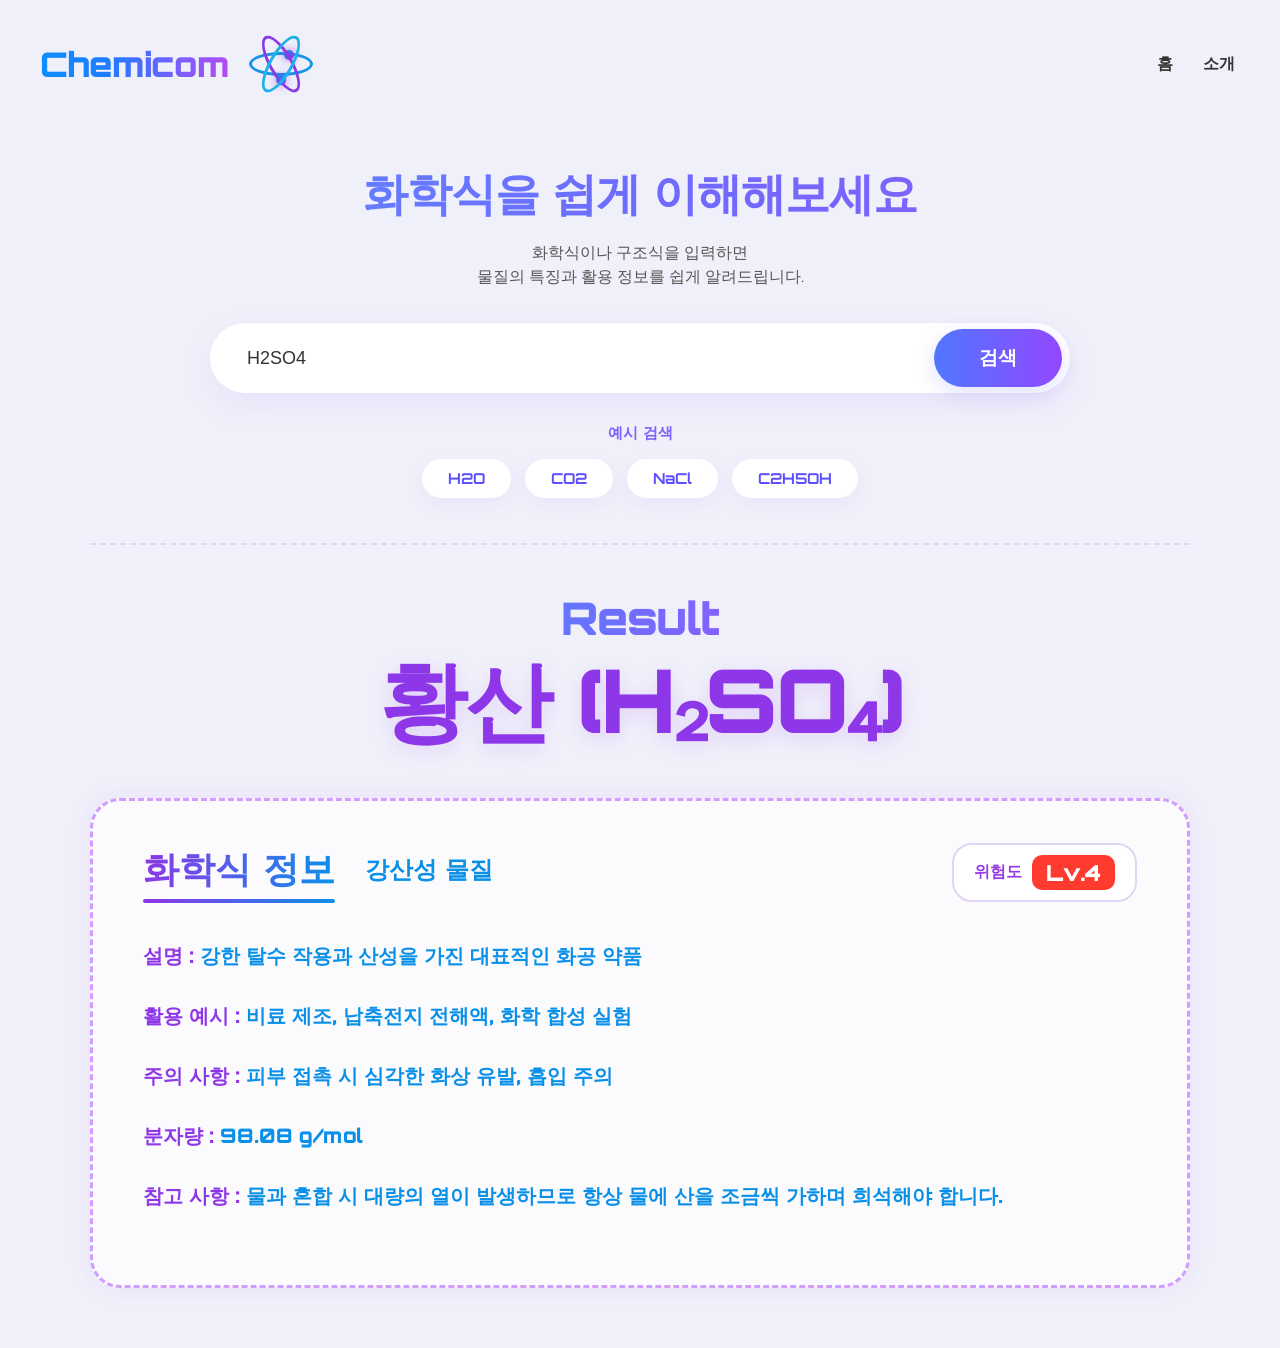
<file: c.mformula.index.html>
<!DOCTYPE html>
<html lang="ko">
<head>
  <meta charset="UTF-8" />
  <meta name="viewport" content="width=device-width, initial-scale=1.0"/>
  <title>Chemicom - 화학식 검색 결과</title>

  <link href="https://fonts.googleapis.com/css2?family=Orbitron:wght@700;900&display=swap" rel="stylesheet">

  <style>
    * { box-sizing: border-box; }

    body {
      margin: 0;
      min-height: 100vh;
      font-family: 'Orbitron', sans-serif;
      background: #f0f0fa;
      overflow-x: hidden;
    }

    .page {
      min-height: 100vh;
      padding: 35px 45px 60px;
      position: relative;
    }

    .top-header {
      position: absolute;
      top: 28px; left: 40px; right: 45px;
      display: flex;
      justify-content: space-between;
      align-items: center;
      z-index: 10;
    }

    .top-logo { display: flex; align-items: center; gap: 16px; }
    .logo-title { margin: 0; line-height: .9; letter-spacing: -1px; }

    .logo-text {
      display: block;
      font-size: 34px; font-weight: 900;
      background: linear-gradient(90deg, #0f8fff 0%, #1d7cff 35%, #6c63ff 68%, #b44cf0 100%);
      -webkit-background-clip: text;
      background-clip: text;
      -webkit-text-fill-color: transparent;
    }

    .atom-logo { position: relative; width: 72px; height: 72px; }

    .orbit {
      position: absolute;
      top: 50%; left: 50%;
      width: 64px; height: 24px;
      border: 3px solid; border-radius: 50%;
      transform: translate(-50%, -50%);
    }

    .orbit1 { border-color: #1695e8; transform: translate(-50%, -50%) rotate(0deg); }
    .orbit2 { border-color: #8c39e8; transform: translate(-50%, -50%) rotate(60deg); }
    .orbit3 { border-color: #1db2ea; transform: translate(-50%, -50%) rotate(-60deg); }

    .electron {
      position: absolute;
      width: 10px; height: 10px; border-radius: 50%;
      background: linear-gradient(135deg, #0a8fe8, #9b31e7);
      box-shadow: 0 0 10px rgba(147,51,234,.8);
    }

    .electron1 { top: -5px; left: 56%; }
    .electron2 { bottom: -4px; right: 18%; }

    .top-nav { display: flex; gap: 30px; }

    .nav-link {
      font-size: 16px; font-weight: 700;
      color: #333; text-decoration: none;
      cursor: pointer; transition: color 0.2s;
    }
    .nav-link:hover { color: #6c63ff; }

    .search-section {
      text-align: center;
      margin-top: 130px;
      margin-bottom: 40px;
    }

    .search-title {
      font-size: 45px;
      font-weight: 900;
      background: linear-gradient(90deg, #5b8fff 0%, #6e6bff 50%, #8b5cf6 100%);
      -webkit-background-clip: text;
      background-clip: text;
      -webkit-text-fill-color: transparent;
      color: transparent;
      margin-bottom: 15px;
      letter-spacing: -1px;
    }

    .search-sub {
      font-size: 16px; color: #555555;
      margin-bottom: 35px; line-height: 1.5;
    }

    .search-box-wrap {
      display: flex; justify-content: center; align-items: center;
      max-width: 860px; margin: 0 auto 30px;
      background: #ffffff;
      padding: 6px 8px 6px 35px;
      border-radius: 50px;
      box-shadow: 0 12px 35px rgba(147,51,234,0.07);
    }

    .search-input {
      flex: 1; border: none;
      font-size: 18px; color: #333;
      outline: none; background: transparent;
    }
    .search-input::placeholder { color: #bcaedc; }

    .search-btn {
      padding: 0 45px; height: 58px;
      border: none; border-radius: 40px;
      background: linear-gradient(90deg, #5177ff, #9247ff);
      color: white; font-size: 19px; font-weight: 900;
      cursor: pointer;
      box-shadow: 0 6px 20px rgba(108,99,255,0.2);
    }

    .tags-label {
      font-size: 15px; font-weight: 700;
      color: #7d5fff; margin-bottom: 16px;
    }

    .tags { display: flex; justify-content: center; gap: 14px; }

    .tag {
      padding: 10px 26px;
      background: #ffffff; border: none;
      border-radius: 30px; font-size: 15px;
      font-weight: 700; color: #5c4eff;
      cursor: pointer;
      box-shadow: 0 6px 20px rgba(147,51,234,0.06);
    }

    .divider {
      width: 1100px; max-width: 95%;
      margin: 45px auto; border: none;
      border-top: 2px dashed #e2d5f3;
    }

    .result-title { text-align: center; margin-bottom: 5px; }

    .result-text {
      display: block;
      font-size: 45px; font-weight: 900; letter-spacing: -1px;
      background: linear-gradient(90deg, #12a8ff 0%, #388fff 25%, #8660ff 58%, #c04dff 100%);
      -webkit-background-clip: text;
      background-clip: text;
      -webkit-text-fill-color: transparent;
    }

    .searched-name {
      text-align: center;
      font-size: 88px; font-weight: 900;
      color: #8e37e8;
      margin: 0 0 50px 0;
      letter-spacing: -2px; line-height: 1.1;
      text-shadow: 0 6px 20px rgba(142,55,232,0.15);
    }

    .content { width: 1100px; max-width: 95%; margin: 0 auto; }

    .card {
      background: rgba(255,255,255,.74);
      border: 3px dashed #d39cff;
      border-radius: 30px;
      box-shadow: 0 0 24px rgba(147,51,234,.08);
      position: relative;
    }

    .formula-card { padding: 45px 50px; width: 100%; }

    .mini-risk-badge {
      position: absolute;
      top: 42px; right: 50px;
      display: flex; align-items: center; gap: 10px;
      background: rgba(255,255,255,0.9);
      padding: 10px 20px; border-radius: 20px;
      border: 2px solid #e2d5f3;
    }

    .risk-label { font-size: 16px; font-weight: 900; color: #9839e9; }

    .risk-level-box {
      font-size: 22px; font-weight: 900;
      color: #fff; background: #ffd60a;
      padding: 4px 14px; border-radius: 10px;
    }

    .formula-head {
      display: flex; align-items: center;
      gap: 30px; margin-bottom: 45px;
    }

    .spark-title {
      position: relative; display: inline-block;
      font-size: 36px; font-weight: 900;
      background: linear-gradient(90deg, #8e37e8, #0b90e8);
      -webkit-background-clip: text;
      background-clip: text;
      -webkit-text-fill-color: transparent;
    }

    .formula-type { font-size: 24px; font-weight: 900; color: #0b90e8; }

    .underline {
      position: absolute; left: 0; bottom: -8px;
      width: 100%; height: 4px; border-radius: 999px;
      background: linear-gradient(90deg, #8e37e8, #0b90e8);
    }

    .info-line {
      margin: 28px 0; font-size: 20px;
      font-weight: 900; line-height: 1.6; color: #8f37e8;
    }
    .info-line span { color: #0a90e8; }
  </style>
</head>

<body>
  <div class="page">
    <header class="top-header">
      <div class="top-logo">
        <h1 class="logo-title"><span class="logo-text">Chemicom</span></h1>
        <div class="atom-logo">
          <div class="orbit orbit1"><div class="electron electron1"></div></div>
          <div class="orbit orbit2"><div class="electron electron2"></div></div>
          <div class="orbit orbit3"></div>
        </div>
      </div>
      <nav class="top-nav">
        <a class="nav-link" href="index.html">홈</a>
        <a class="nav-link" href="about.html">소개</a>
      </nav>
    </header>

    <section class="search-section">
      <div class="search-title">화학식을 쉽게 이해해보세요</div>
      <div class="search-sub">화학식이나 구조식을 입력하면<br>물질의 특징과 활용 정보를 쉽게 알려드립니다.</div>
      <div class="search-box-wrap">
        <input type="text" class="search-input" value="H2SO4" placeholder="H2O, NaCl, C2H5OH 등을 입력하세요">
        <button class="search-btn">검색</button>
      </div>
      <div class="tags-label">예시 검색</div>
      <div class="tags">
        <span class="tag">H2O</span>
        <span class="tag">CO2</span>
        <span class="tag">NaCl</span>
        <span class="tag">C2H5OH</span>
      </div>
    </section>

    <hr class="divider">

    <div class="result-title"><span class="result-text">Result</span></div>
    <div class="searched-name">황산 (H₂SO₄)</div>

    <main class="content">
      <div class="card formula-card">
        <div class="mini-risk-badge">
          <span class="risk-label">위험도</span>
          <span class="risk-level-box" id="riskLevel">Lv.4</span>
        </div>
        <div class="formula-head">
          <div class="spark-title">화학식 정보<div class="underline"></div></div>
          <div class="formula-type">강산성 물질</div>
        </div>
        <p class="info-line">설명 : <span>강한 탈수 작용과 산성을 가진 대표적인 화공 약품</span></p>
        <p class="info-line">활용 예시 : <span>비료 제조, 납축전지 전해액, 화학 합성 실험</span></p>
        <p class="info-line">주의 사항 : <span>피부 접촉 시 심각한 화상 유발, 흡입 주의</span></p>
        <p class="info-line">분자량 : <span>98.08 g/mol</span></p>
        <p class="info-line">참고 사항 : <span>물과 혼합 시 대량의 열이 발생하므로 항상 물에 산을 조금씩 가하며 희석해야 합니다.</span></p>
      </div>
    </main>
  </div>

  <script>
    function applyRiskColor(level) {
      const riskBox = document.getElementById("riskLevel");
      riskBox.textContent = "Lv." + level;
      if (level <= 1) riskBox.style.background = "#30d158";
      else if (level <= 3) riskBox.style.background = "#ffd60a";
      else riskBox.style.background = "#ff3b30";
    }
    applyRiskColor(4);
  </script>
</body>
</html>
</file>
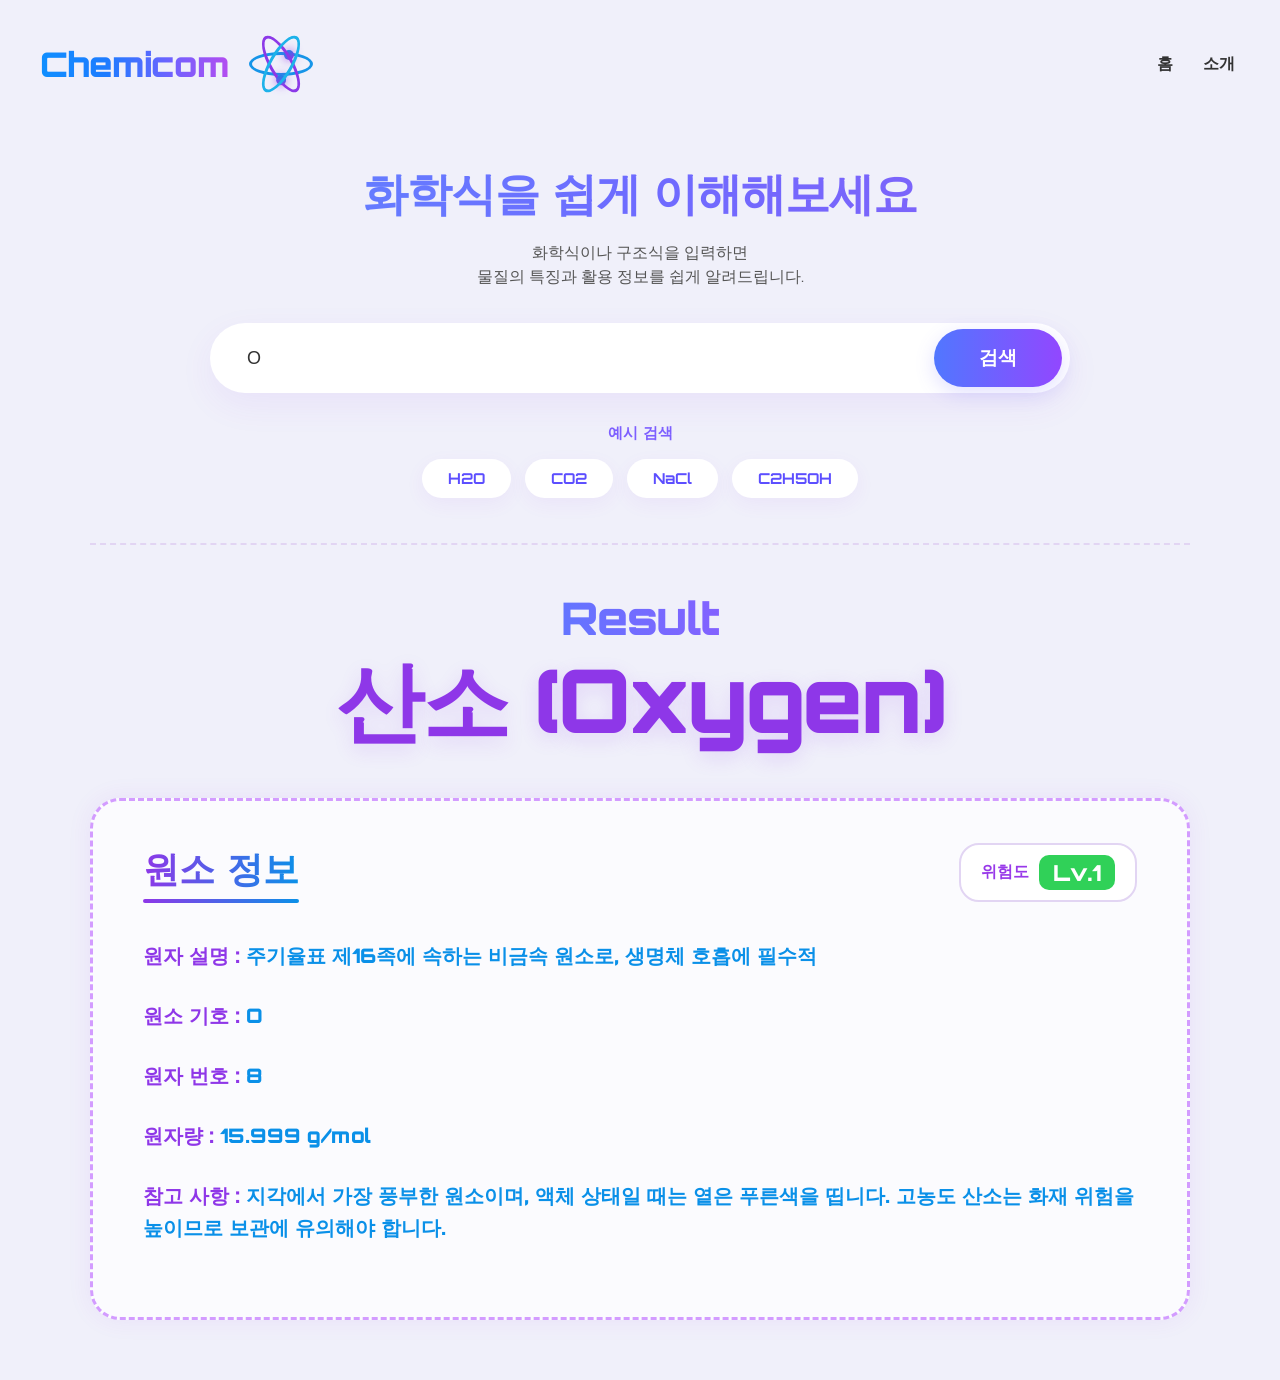
<file: elementpage.index.html>
<!DOCTYPE html>
<html lang="ko">
<head>
  <meta charset="UTF-8" />
  <meta name="viewport" content="width=device-width, initial-scale=1.0"/>
  <title>Chemicom - 원소 검색 결과</title>

  <link href="https://fonts.googleapis.com/css2?family=Orbitron:wght@700;900&display=swap" rel="stylesheet">

  <style>
    * { box-sizing: border-box; }

    body {
      margin: 0;
      min-height: 100vh;
      font-family: 'Orbitron', sans-serif;
      background: #f0f0fa;
      overflow-x: hidden;
    }

    .page {
      min-height: 100vh;
      padding: 35px 45px 60px;
      position: relative;
    }

    .top-header {
      position: absolute;
      top: 28px; left: 40px; right: 45px;
      display: flex;
      justify-content: space-between;
      align-items: center;
      z-index: 10;
    }

    .top-logo { display: flex; align-items: center; gap: 16px; }
    .logo-title { margin: 0; line-height: .9; letter-spacing: -1px; }

    .logo-text {
      display: block;
      font-size: 34px; font-weight: 900;
      background: linear-gradient(90deg, #0f8fff 0%, #1d7cff 35%, #6c63ff 68%, #b44cf0 100%);
      -webkit-background-clip: text;
      background-clip: text;
      -webkit-text-fill-color: transparent;
    }

    .atom-logo { position: relative; width: 72px; height: 72px; }

    .orbit {
      position: absolute;
      top: 50%; left: 50%;
      width: 64px; height: 24px;
      border: 3px solid; border-radius: 50%;
      transform: translate(-50%, -50%);
    }

    .orbit1 { border-color: #1695e8; transform: translate(-50%, -50%) rotate(0deg); }
    .orbit2 { border-color: #8c39e8; transform: translate(-50%, -50%) rotate(60deg); }
    .orbit3 { border-color: #1db2ea; transform: translate(-50%, -50%) rotate(-60deg); }

    .electron {
      position: absolute;
      width: 10px; height: 10px; border-radius: 50%;
      background: linear-gradient(135deg, #0a8fe8, #9b31e7);
      box-shadow: 0 0 10px rgba(147,51,234,.8);
    }

    .electron1 { top: -5px; left: 56%; }
    .electron2 { bottom: -4px; right: 18%; }

    .top-nav { display: flex; gap: 30px; }

    .nav-link {
      font-size: 16px; font-weight: 700;
      color: #333; text-decoration: none;
      cursor: pointer; transition: color 0.2s;
    }
    .nav-link:hover { color: #6c63ff; }

    .search-section {
      text-align: center;
      margin-top: 130px;
      margin-bottom: 40px;
    }

    .search-title {
      font-size: 45px;
      font-weight: 900;
      background: linear-gradient(90deg, #5b8fff 0%, #6e6bff 50%, #8b5cf6 100%);
      -webkit-background-clip: text;
      background-clip: text;
      -webkit-text-fill-color: transparent;
      color: transparent;
      margin-bottom: 15px;
      letter-spacing: -1px;
    }

    .search-sub {
      font-size: 16px; color: #555555;
      margin-bottom: 35px; line-height: 1.5;
    }

    .search-box-wrap {
      display: flex; justify-content: center; align-items: center;
      max-width: 860px; margin: 0 auto 30px;
      background: #ffffff;
      padding: 6px 8px 6px 35px;
      border-radius: 50px;
      box-shadow: 0 12px 35px rgba(147,51,234,0.07);
    }

    .search-input {
      flex: 1; border: none;
      font-size: 18px; color: #333;
      outline: none; background: transparent;
    }
    .search-input::placeholder { color: #bcaedc; }

    .search-btn {
      padding: 0 45px; height: 58px;
      border: none; border-radius: 40px;
      background: linear-gradient(90deg, #5177ff, #9247ff);
      color: white; font-size: 19px; font-weight: 900;
      cursor: pointer;
      box-shadow: 0 6px 20px rgba(108,99,255,0.2);
    }

    .tags-label {
      font-size: 15px; font-weight: 700;
      color: #7d5fff; margin-bottom: 16px;
    }

    .tags { display: flex; justify-content: center; gap: 14px; }

    .tag {
      padding: 10px 26px;
      background: #ffffff; border: none;
      border-radius: 30px; font-size: 15px;
      font-weight: 700; color: #5c4eff;
      cursor: pointer;
      box-shadow: 0 6px 20px rgba(147,51,234,0.06);
    }

    .divider {
      width: 1100px; max-width: 95%;
      margin: 45px auto; border: none;
      border-top: 2px dashed #e2d5f3;
    }

    .result-title { text-align: center; margin-bottom: 5px; }

    .result-text {
      display: block;
      font-size: 45px; font-weight: 900; letter-spacing: -1px;
      background: linear-gradient(90deg, #12a8ff 0%, #388fff 25%, #8660ff 58%, #c04dff 100%);
      -webkit-background-clip: text;
      background-clip: text;
      -webkit-text-fill-color: transparent;
    }

    .searched-name {
      text-align: center;
      font-size: 88px; font-weight: 900;
      color: #8e37e8;
      margin: 0 0 50px 0;
      letter-spacing: -2px; line-height: 1.1;
      text-shadow: 0 6px 20px rgba(142,55,232,0.15);
    }

    .content { width: 1100px; max-width: 95%; margin: 0 auto; }

    .card {
      background: rgba(255,255,255,.74);
      border: 3px dashed #d39cff;
      border-radius: 30px;
      box-shadow: 0 0 24px rgba(147,51,234,.08);
      position: relative;
    }

    .element-card { padding: 45px 50px; width: 100%; }

    .mini-risk-badge {
      position: absolute;
      top: 42px; right: 50px;
      display: flex; align-items: center; gap: 10px;
      background: rgba(255,255,255,0.9);
      padding: 10px 20px; border-radius: 20px;
      border: 2px solid #e2d5f3;
    }

    .risk-label { font-size: 16px; font-weight: 900; color: #9839e9; }

    .risk-level-box {
      font-size: 22px; font-weight: 900;
      color: #fff; background: #30d158;
      padding: 4px 14px; border-radius: 10px;
    }

    .element-head {
      display: flex; align-items: center;
      gap: 30px; margin-bottom: 45px;
    }

    .element-title {
      position: relative; display: inline-block;
      font-size: 36px; font-weight: 900;
      background: linear-gradient(90deg, #8e37e8, #0b90e8);
      -webkit-background-clip: text;
      background-clip: text;
      -webkit-text-fill-color: transparent;
    }

    .underline {
      position: absolute; left: 0; bottom: -8px;
      width: 100%; height: 4px; border-radius: 999px;
      background: linear-gradient(90deg, #8e37e8, #0b90e8);
    }

    .info-line {
      margin: 28px 0; font-size: 20px;
      font-weight: 900; line-height: 1.6; color: #8f37e8;
    }
    .info-line span { color: #0a90e8; }
  </style>
</head>

<body>
  <div class="page">
    <header class="top-header">
      <div class="top-logo">
        <h1 class="logo-title"><span class="logo-text">Chemicom</span></h1>
        <div class="atom-logo">
          <div class="orbit orbit1"><div class="electron electron1"></div></div>
          <div class="orbit orbit2"><div class="electron electron2"></div></div>
          <div class="orbit orbit3"></div>
        </div>
      </div>
      <nav class="top-nav">
        <a class="nav-link" href="index.html">홈</a>
        <a class="nav-link" href="about.html">소개</a>
      </nav>
    </header>

    <section class="search-section">
      <div class="search-title">화학식을 쉽게 이해해보세요</div>
      <div class="search-sub">화학식이나 구조식을 입력하면<br>물질의 특징과 활용 정보를 쉽게 알려드립니다.</div>
      <div class="search-box-wrap">
        <input type="text" class="search-input" value="O" placeholder="H2O, NaCl, C2H5OH 등을 입력하세요">
        <button class="search-btn">검색</button>
      </div>
      <div class="tags-label">예시 검색</div>
      <div class="tags">
        <span class="tag">H2O</span>
        <span class="tag">CO2</span>
        <span class="tag">NaCl</span>
        <span class="tag">C2H5OH</span>
      </div>
    </section>

    <hr class="divider">

    <div class="result-title"><span class="result-text">Result</span></div>
    <div class="searched-name">산소 (Oxygen)</div>

    <main class="content">
      <div class="card element-card">
        <div class="mini-risk-badge">
          <span class="risk-label">위험도</span>
          <span class="risk-level-box" id="riskLevel">Lv.1</span>
        </div>
        <div class="element-head">
          <div class="element-title">원소 정보<div class="underline"></div></div>
        </div>
        <p class="info-line">원자 설명 : <span>주기율표 제16족에 속하는 비금속 원소로, 생명체 호흡에 필수적</span></p>
        <p class="info-line">원소 기호 : <span>O</span></p>
        <p class="info-line">원자 번호 : <span>8</span></p>
        <p class="info-line">원자량 : <span>15.999 g/mol</span></p>
        <p class="info-line">참고 사항 : <span>지각에서 가장 풍부한 원소이며, 액체 상태일 때는 옅은 푸른색을 띱니다. 고농도 산소는 화재 위험을 높이므로 보관에 유의해야 합니다.</span></p>
      </div>
    </main>
  </div>

  <script>
    function applyRiskColor(level) {
      const riskBox = document.getElementById("riskLevel");
      riskBox.textContent = "Lv." + level;
      if (level <= 1) riskBox.style.background = "#30d158";
      else if (level <= 3) riskBox.style.background = "#ffd60a";
      else riskBox.style.background = "#ff3b30";
    }
    applyRiskColor(1);
  </script>
</body>
</html>
<!---->
</file>
